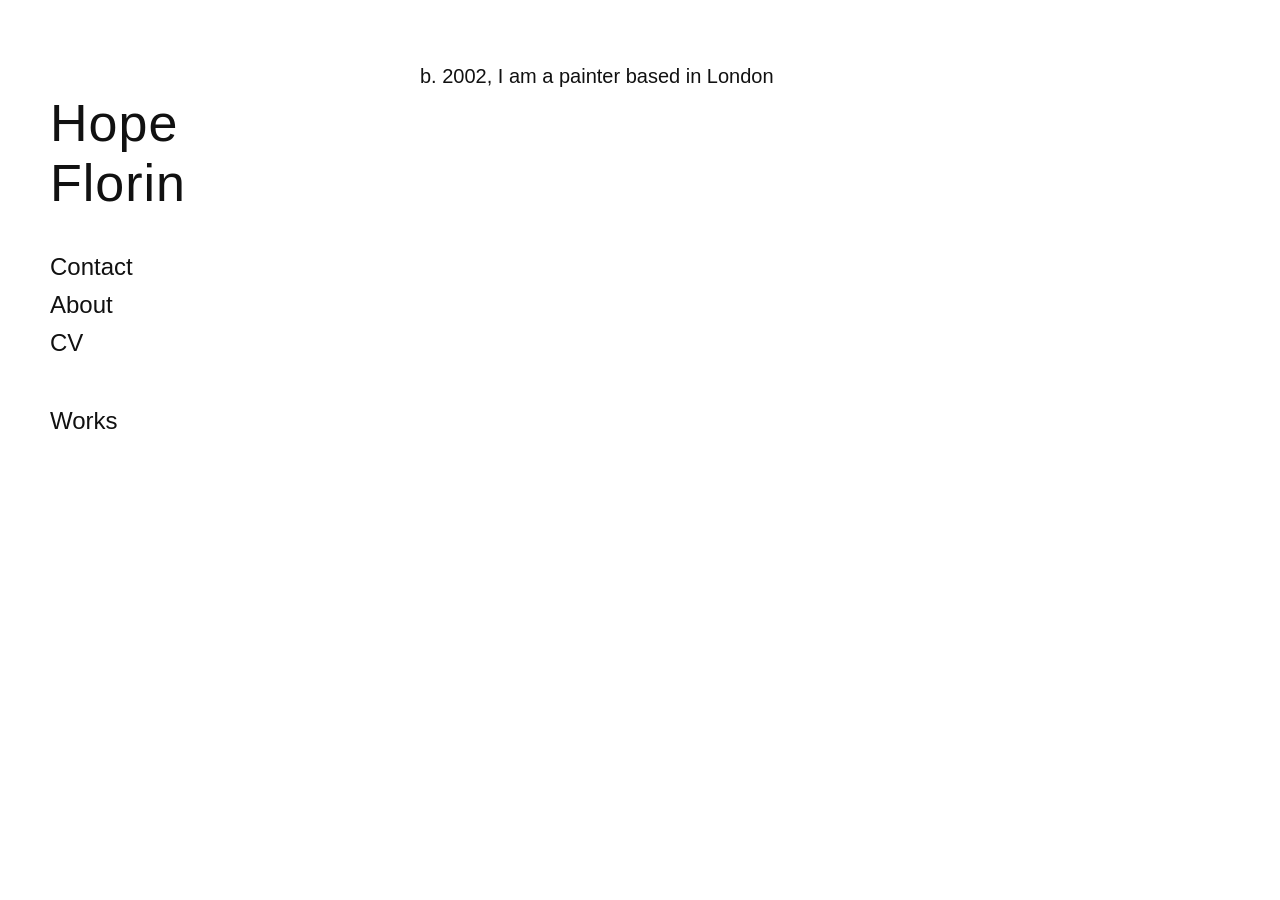
<file: about.html>
<!DOCTYPE html>
<html lang="en">
<head>
    <meta charset="UTF-8">
    <meta name="viewport" content="width=device-width, initial-scale=1.0">
    <title>About — Hope Florin</title>
    <link rel="stylesheet" href="home.css">
</head>

<body>

<div class="container">

    <aside class="sidebar">
        <h1>Hope Florin</h1>

        <nav>
            <a href="contact.html">Contact</a>
            <a href="about.html">About</a>
            <a href="cv.html">CV</a>
        </nav>

        <div class="work-list">
            <p onclick="location.href='works.html'">Works</p>
        </div>
    </aside>

    <main class="content">
        <p>b. 2002, I am a painter based in London</p>

    </main>

    
</div>

</body>
</html>
</file>
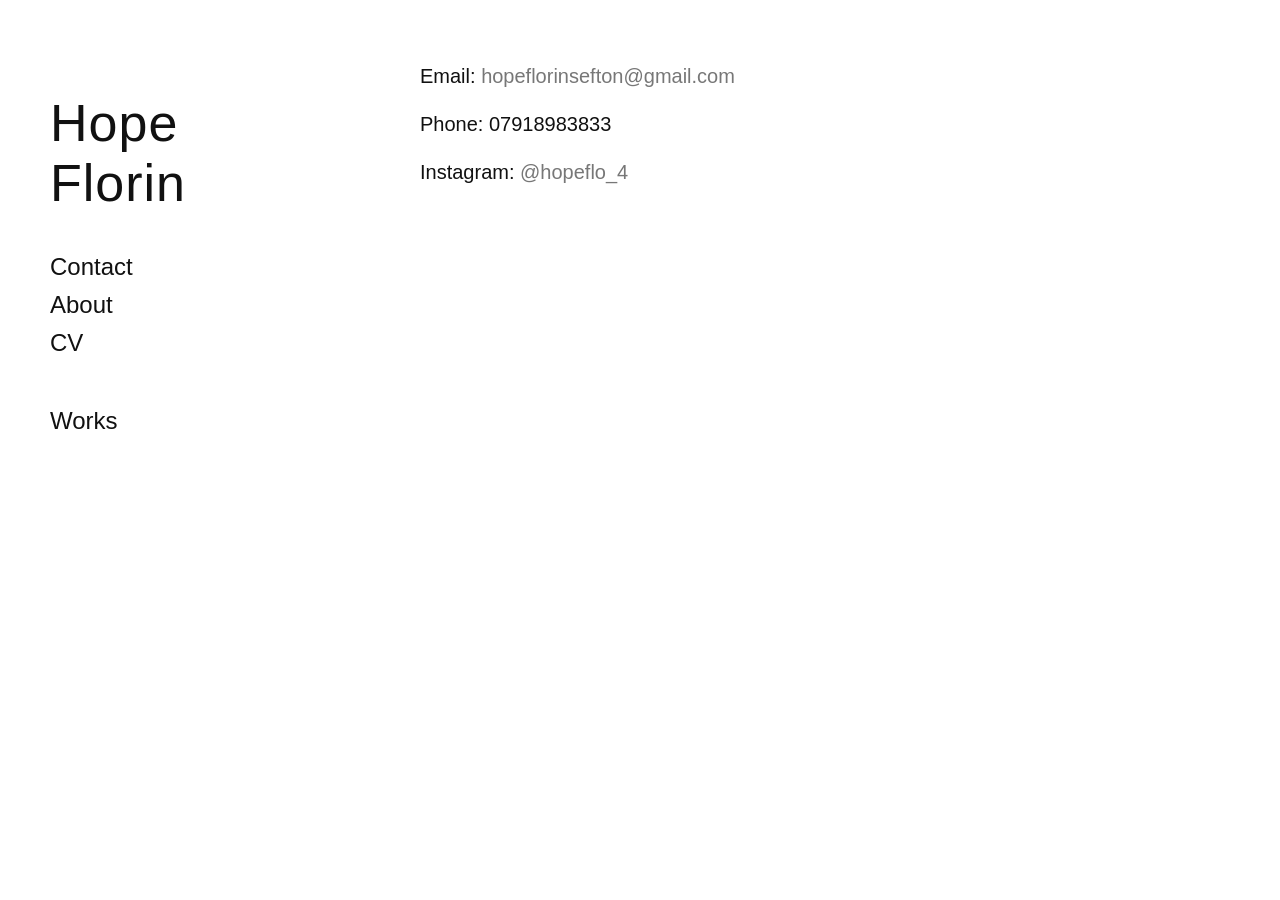
<file: contact.html>
<!DOCTYPE html>
<html lang="en">
<head>
    <meta charset="UTF-8">
    <meta name="viewport" content="width=device-width, initial-scale=1.0">
    <title>Contact — Hope Florin</title>
    <link rel="stylesheet" href="home.css">
</head>

<body>

<div class="container">

    <aside class="sidebar">
        <h1>Hope Florin</h1>

        <nav>
            <a href="contact.html">Contact</a>
            <a href="about.html">About</a>
            <a href="cv.html">CV</a>
        </nav>

        <div class="work-list">
            <p onclick="location.href='works.html'">Works</p>
        </div>
    </aside>

<main class="content">

    <p>Email: <a href="mailto:hopeflorinsefton@gmail.com">hopeflorinsefton@gmail.com</a></p>

    <p>Phone: 07918983833</p>

    <p>
        Instagram:
        <a href="https://www.instagram.com/hopeflo_4/" target="_blank">
            @hopeflo_4
        </a>
    </p>

</main>

</div>

</body>
</html>
</file>
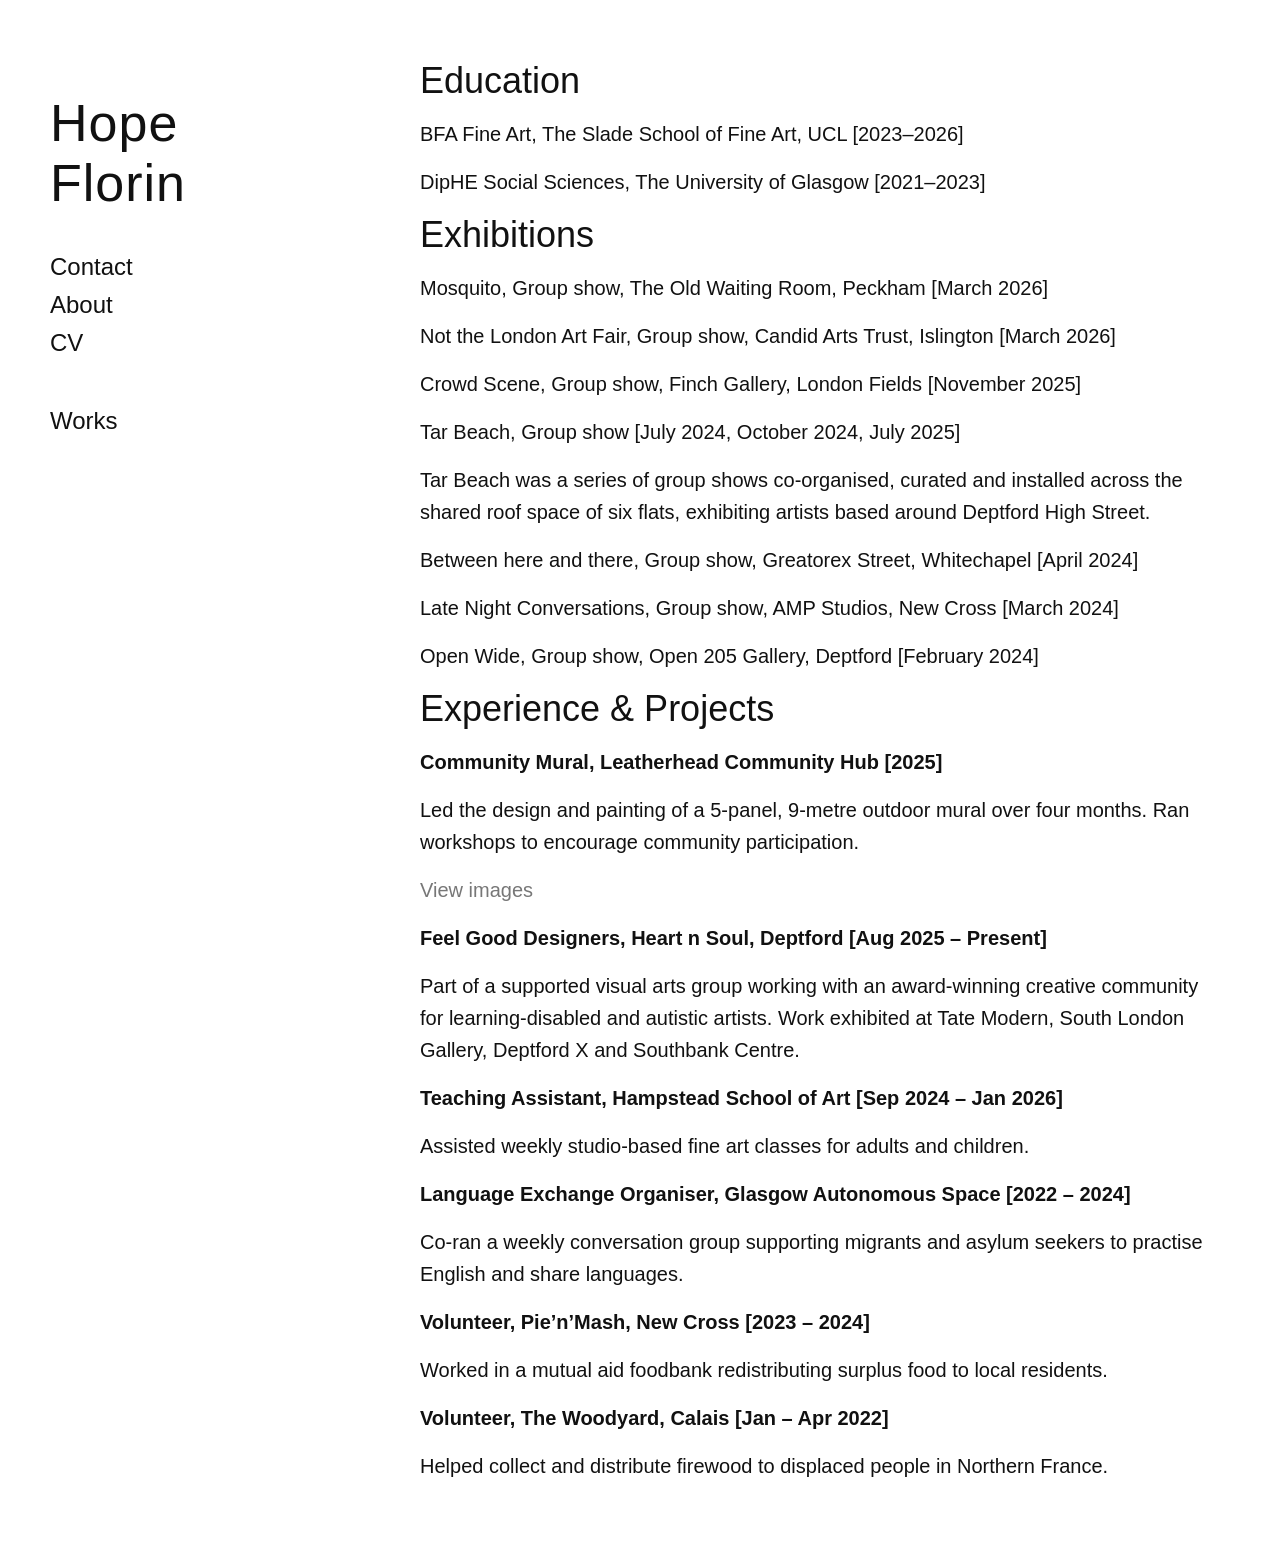
<file: cv.html>
<!DOCTYPE html>
<html lang="en">
<head>
    <meta charset="UTF-8">
    <meta name="viewport" content="width=device-width, initial-scale=1.0">
    <title>CV — Hope Florin</title>
    <link rel="stylesheet" href="home.css">
</head>

<body>

<div class="container">

    <aside class="sidebar">
        <h1>Hope Florin</h1>

        <nav>
            <a href="contact.html">Contact</a>
            <a href="about.html">About</a>
            <a href="cv.html">CV</a>
        </nav>

        <div class="work-list">
            <p onclick="location.href='works.html'">Works</p>
        </div>
    </aside>

    <main class="content">

        <h2>Education</h2>
        <p>BFA Fine Art, The Slade School of Fine Art, UCL [2023–2026]</p>
        <p>DipHE Social Sciences, The University of Glasgow [2021–2023]</p>

        <h2>Exhibitions</h2>
        <p>Mosquito, Group show, The Old Waiting Room, Peckham [March 2026]</p>
        <p>Not the London Art Fair, Group show, Candid Arts Trust, Islington [March 2026]</p>
        <p>Crowd Scene, Group show, Finch Gallery, London Fields [November 2025]</p>
        <p>Tar Beach, Group show [July 2024, October 2024, July 2025]</p>
        <p class="indent">Tar Beach was a series of group shows co-organised, curated and installed across the shared roof space of six flats, exhibiting artists based around Deptford High Street.</p>
        <p>Between here and there, Group show, Greatorex Street, Whitechapel [April 2024]</p>
        <p>Late Night Conversations, Group show, AMP Studios, New Cross [March 2024]</p>
        <p>Open Wide, Group show, Open 205 Gallery, Deptford [February 2024]</p>

        <h2>Experience & Projects</h2>

        <p><strong>Community Mural, Leatherhead Community Hub [2025]</strong></p>
        <p>Led the design and painting of a 5-panel, 9-metre outdoor mural over four months. Ran workshops to encourage community participation.</p>
        <p><a href="https://drive.google.com/drive/folders/1czbsnlCMwlz5fiZPo-iPNBAJY2JLZYsh?usp=sharing" target="_blank">View images</a></p>

        <p><strong>Feel Good Designers, Heart n Soul, Deptford [Aug 2025 – Present]</strong></p>
        <p>Part of a supported visual arts group working with an award-winning creative community for learning-disabled and autistic artists. Work exhibited at Tate Modern, South London Gallery, Deptford X and Southbank Centre.</p>

        <p><strong>Teaching Assistant, Hampstead School of Art [Sep 2024 – Jan 2026]</strong></p>
        <p>Assisted weekly studio-based fine art classes for adults and children.</p>

        <p><strong>Language Exchange Organiser, Glasgow Autonomous Space [2022 – 2024]</strong></p>
        <p>Co-ran a weekly conversation group supporting migrants and asylum seekers to practise English and share languages.</p>

        <p><strong>Volunteer, Pie’n’Mash, New Cross [2023 – 2024]</strong></p>
        <p>Worked in a mutual aid foodbank redistributing surplus food to local residents.</p>

        <p><strong>Volunteer, The Woodyard, Calais [Jan – Apr 2022]</strong></p>
        <p>Helped collect and distribute firewood to displaced people in Northern France.</p>

    </main>

</div>

</body>
</html>
</file>
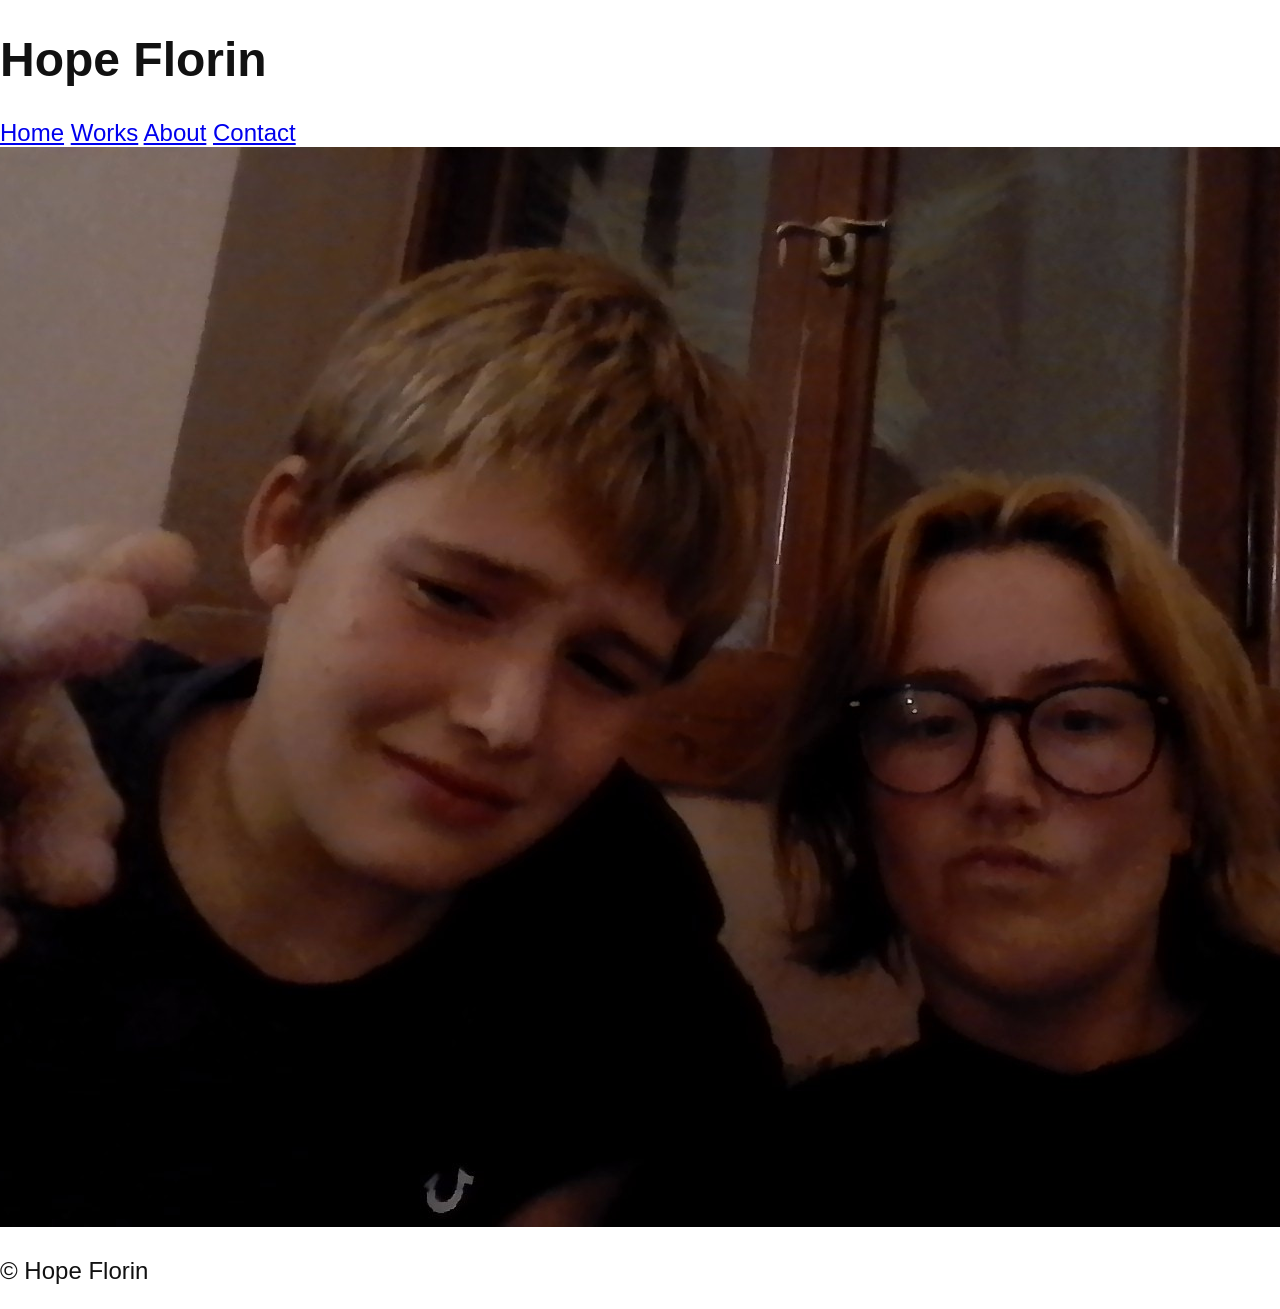
<file: home.html>
<!DOCTYPE html>
<html lang="en">
<head>
    <meta charset="UTF-8">
    <meta name="viewport" content="width=device-width, initial-scale=1.0">
    <title>Hope Florin</title>

    <link rel="stylesheet" href="home.css">
</head>

<body>

    <header>
        <h1>Hope Florin</h1>
        <nav>
            <a href="#">Home</a>
            <a href="#">Works</a>
            <a href="#">About</a>
            <a href="#">Contact</a>
        </nav>
    </header>

    <main>
        <img src="fig1.png" alt="Artwork by Hope Florin" class="placeholder-image">
    </main>

    <footer>
        <p>© Hope Florin</p>
    </footer>

</body>
</html>
</file>
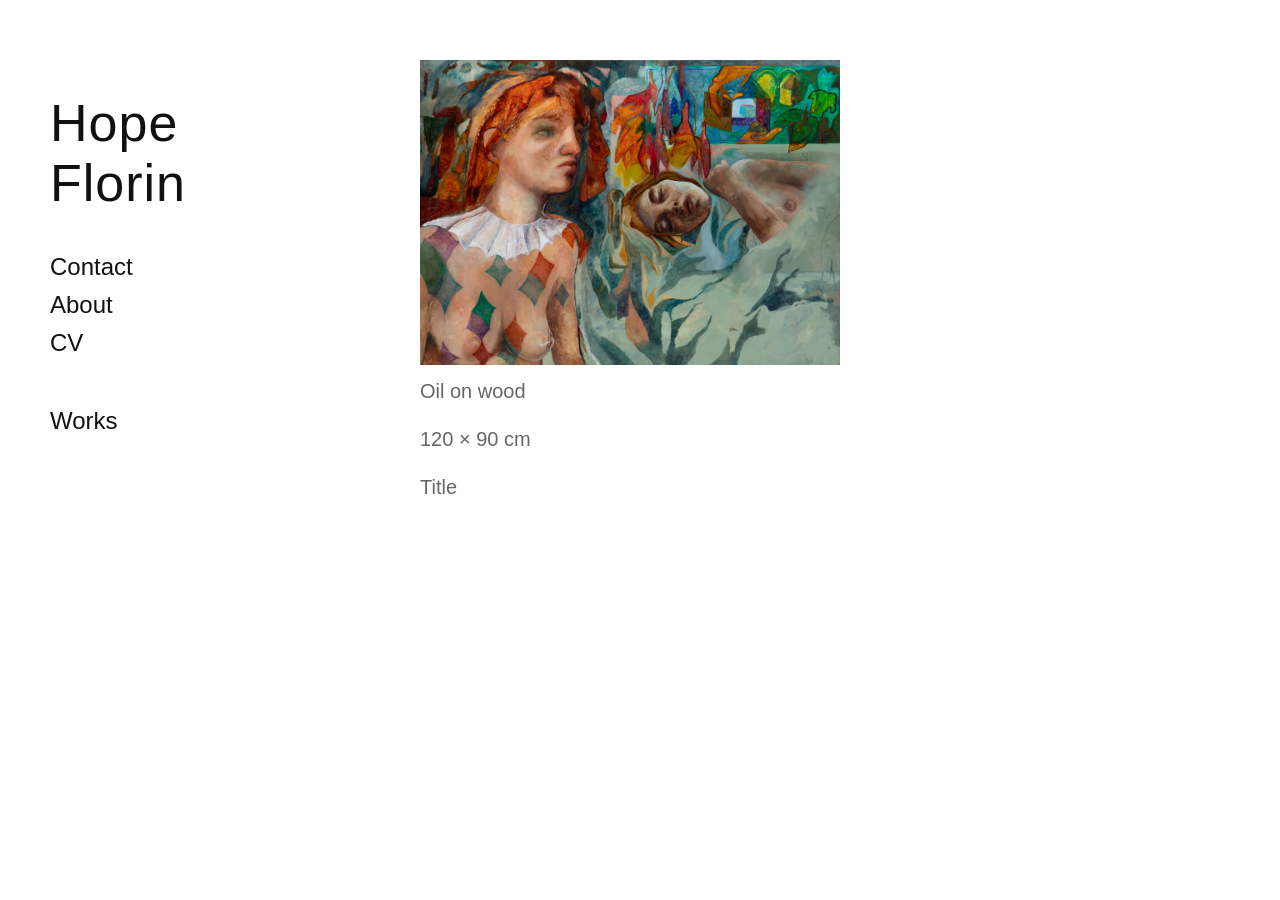
<file: work2.html>
<!DOCTYPE html>
<html lang="en">
<head>
    <meta charset="UTF-8">
    <meta name="viewport" content="width=device-width, initial-scale=1.0">
    <title>Work Two — Hope Florin</title>
    <link rel="stylesheet" href="home.css">
</head>

    
<body>

<div class="container">

    <aside class="sidebar">
        <h1>Hope Florin</h1>

        <nav>
            <a href="contact.html">Contact</a>
            <a href="about.html">About</a>
            <a href="cv.html">CV</a>
        </nav>

        <div class="work-list">
            <p onclick="location.href='works.html'">Works</p>
        </div>
    </aside>

    <main class="content">

        <div class="image-wrapper">
            <img src="fig2.JPG">
        </div>

        <div class="work-description">
            <p>Oil on wood</p>
            <p>120 × 90 cm</p>
            <p>Title</p>
        </div>

    </main>

    
</div>

</body>
</html>
</file>
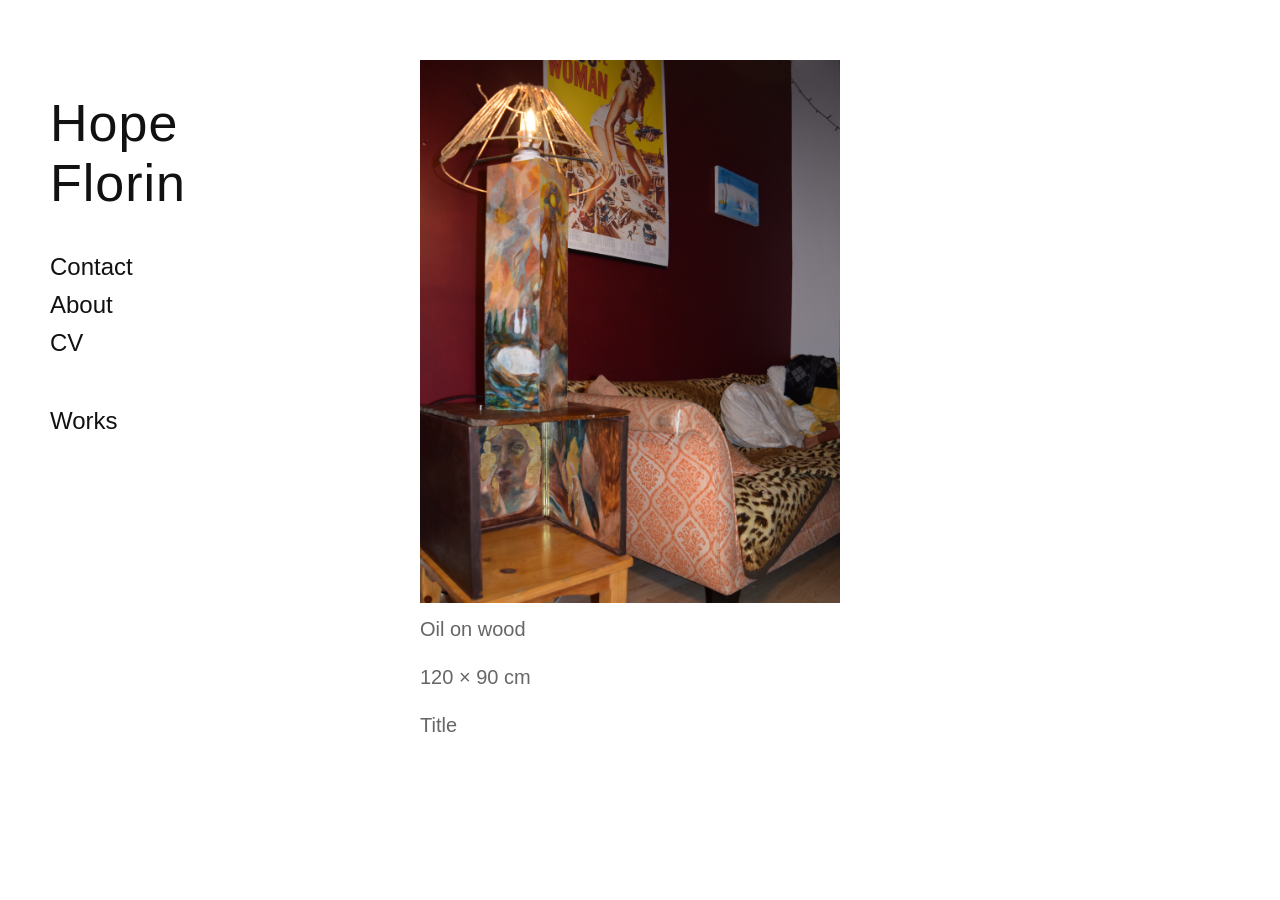
<file: work6.html>
<!DOCTYPE html>
<html lang="en">
<head>
    <meta charset="UTF-8">
    <meta name="viewport" content="width=device-width, initial-scale=1.0">
    <title>Work Six — Hope Florin</title>
    <link rel="stylesheet" href="home.css">
</head>

<body>

    
<div class="container">

    <aside class="sidebar">
        <h1>Hope Florin</h1>

        <nav>
            <a href="contact.html">Contact</a>
            <a href="about.html">About</a>
            <a href="cv.html">CV</a>
        </nav>

        <div class="work-list">
            <p onclick="location.href='works.html'">Works</p>
        </div>
    </aside>

    <main class="content">

        <div class="image-wrapper">
            <img src="fig6.JPG">
        </div>

        <div class="work-description">
            <p>Oil on wood</p>
            <p>120 × 90 cm</p>
            <p>Title</p>
        </div>

    </main>

</div>

</body>
</html>
</file>
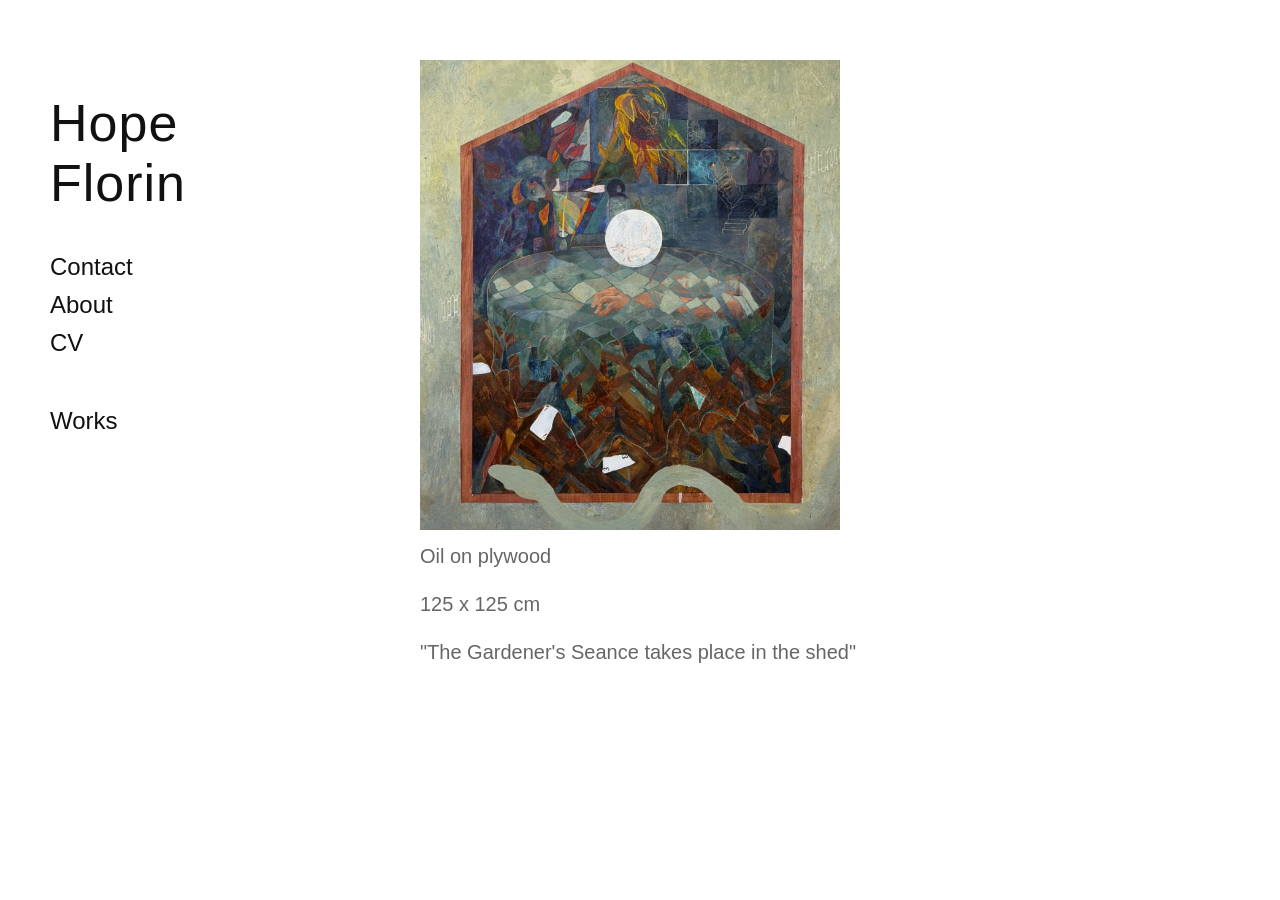
<file: work7.html>
<!DOCTYPE html>
<html lang="en">
<head>
    <meta charset="UTF-8">
    <meta name="viewport" content="width=device-width, initial-scale=1.0">
    <title>Work Seven — Hope Florin</title>
    <link rel="stylesheet" href="home.css">
</head>

<body>

    
<div class="container">

    <aside class="sidebar">
        <h1>Hope Florin</h1>

        <nav>
            <a href="contact.html">Contact</a>
            <a href="about.html">About</a>
            <a href="cv.html">CV</a>
        </nav>

        <div class="work-list">
            <p onclick="location.href='works.html'">Works</p>
        </div>
    </aside>

    <main class="content">

        <div class="image-wrapper">
            <img src="fig9.jpg">
        </div>

        <div class="work-description">
            <p>Oil on plywood</p>
            <p>125 x 125 cm</p>
            <p>"The Gardener's Seance takes place in the shed"</p>
        </div>

    </main>

</div>

</body>
</html>
</file>
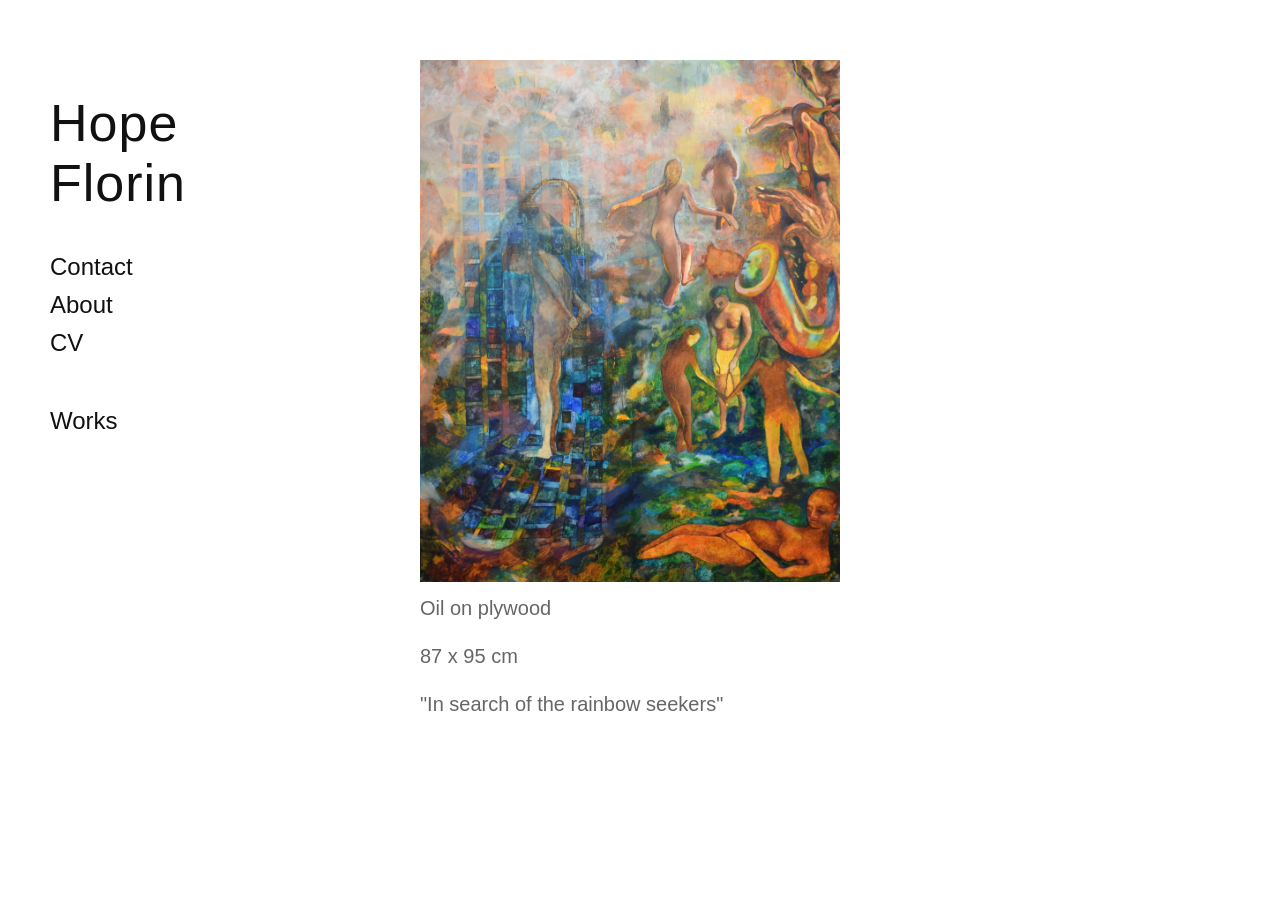
<file: work8.html>
<!DOCTYPE html>
<html lang="en">
<head>
    <meta charset="UTF-8">
    <meta name="viewport" content="width=device-width, initial-scale=1.0">
    <title>Work Eight — Hope Florin</title>
    <link rel="stylesheet" href="home.css">
</head>

<body>

<div class="container">

    <aside class="sidebar">
        <h1>Hope Florin</h1>

        <nav>
            <a href="contact.html">Contact</a>
            <a href="about.html">About</a>
            <a href="cv.html">CV</a>
        </nav>

        <div class="work-list">
            <p onclick="location.href='works.html'">Works</p>
        </div>
    </aside>

    <main class="content">

        <div class="image-wrapper">
            <img src="fig8.jpg">
        </div>

        <div class="work-description">
            <p>Oil on plywood</p>
            <p>87 x 95 cm</p>
            <p>"In search of the rainbow seekers"</p>
        </div>

    </main>

</div>

</body>
</html>
</file>
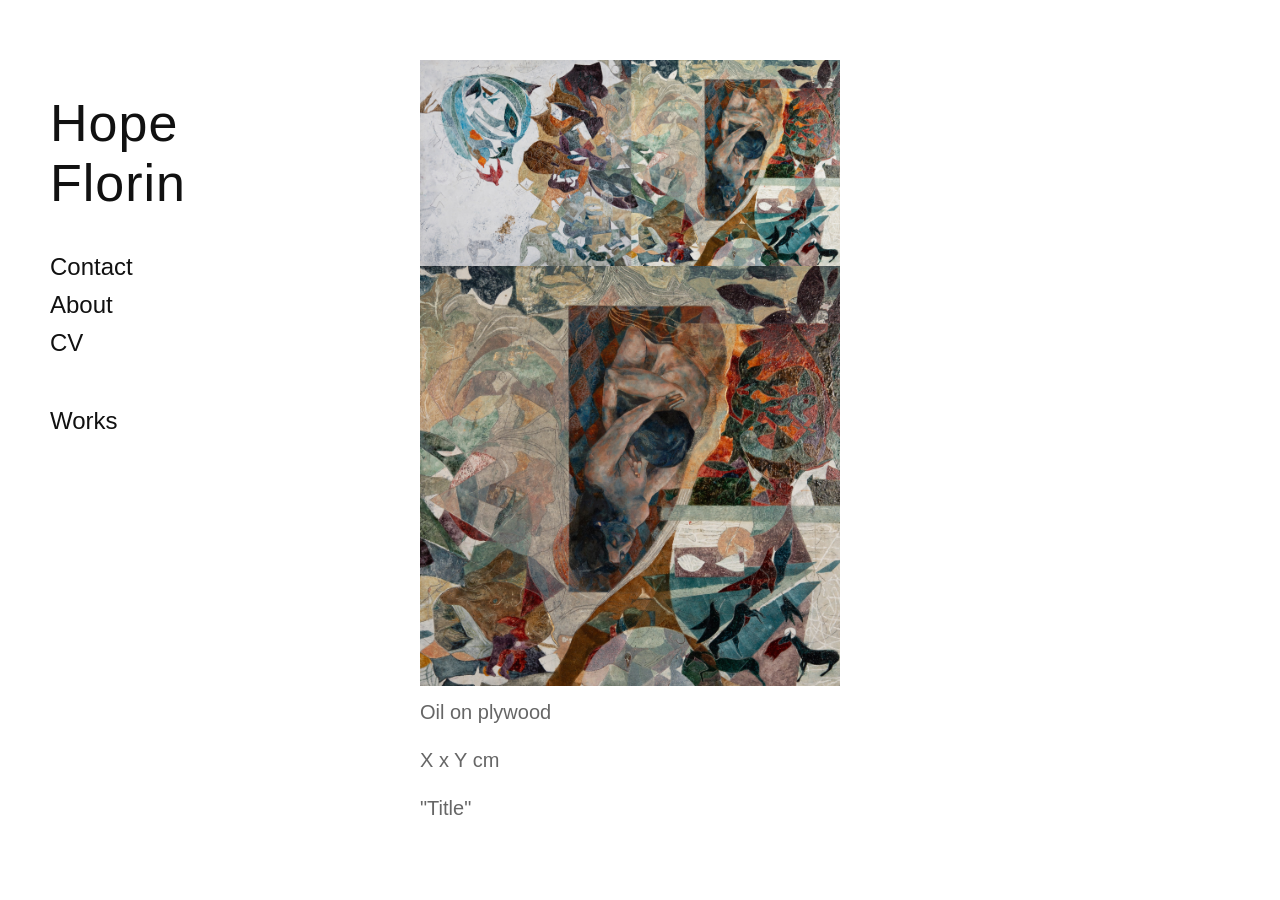
<file: work9.html>
<!DOCTYPE html>
<html lang="en">
<head>
    <meta charset="UTF-8">
    <meta name="viewport" content="width=device-width, initial-scale=1.0">
    <title>Work Nine — Hope Florin</title>
    <link rel="stylesheet" href="home.css">
</head>

<body>

<div class="container">

    <aside class="sidebar">
        <h1>Hope Florin</h1>

        <nav>
            <a href="contact.html">Contact</a>
            <a href="about.html">About</a>
            <a href="cv.html">CV</a>
        </nav>

        <div class="work-list">
            <p onclick="location.href='works.html'">Works</p>
        </div>
    </aside>

    <main class="content">

        <div class="image-wrapper">
            <img src="fig10.JPEG">
        </div>

        <div class="image-wrapper">
            <img src="fig10.1.JPEG">
        </div>

        <div class="work-description">
            <p>Oil on plywood</p>
            <p>X x Y cm</p>
            <p>"Title"</p>
        </div>

    </main>

</div>

</body>
</html>
</file>
<file: home.css>
body {
    margin: 0;
    font-family: Arial, Helvetica, sans-serif;
    font-size: 24px;
    color: #111;
    background: #fff;
}

/* =========================
   MAIN LAYOUT
========================= */
.container {
    display: flex;
}

/* LEFT SIDEBAR */
.sidebar {
    width: 360px;
    height: 100vh;
    position: fixed;
    padding: 50px;
    box-sizing: border-box;
    overflow-y: auto;
    scrollbar-width: none;        /* Firefox */
    -ms-overflow-style: none;     /* IE/Edge */
}

.sidebar::-webkit-scrollbar {
    display: none;                /* Chrome/Safari */
}

.sidebar h1 {
    font-size: 52px;
    font-weight: 500;
    font-family: "Helvetica Neue", Helvetica, Arial, sans-serif;
    margin-bottom: 40px;
    letter-spacing: 1px;
}

/* NAV */
.sidebar nav a {
    display: block;
    margin-bottom: 10px;
    text-decoration: none;
    color: #111;
    font-size: 24px;
}

/* WORK LIST */
.work-list {
    margin-top: 50px;
}

.work {
    cursor: pointer;
    margin-bottom: 12px;
    font-size: 24px;
    opacity: 0.6;
    transition: opacity 0.2s ease;
    user-select: none;
}

.work-description {
    margin-top: 10px;
    font-size: 14px;
    color: #666;
}

.work:hover {
    opacity: 1;
}

.work.active {
    opacity: 1;
    text-decoration: underline;
}

.image-wrapper {
    max-width: 70%;
}

.image-wrapper img {
    width: 100%;
    height: auto;
    display: block;
}

.image-wrapper.portrait {
    max-width: 40%;
}

.work-list a {
    display: block;
    margin-bottom: 12px;
    text-decoration: none;
    color: #111;
    font-size: 24px;
    opacity: 0.6;
}

.work-list a:hover {
    opacity: 1;
}

/* =========================
   RIGHT CONTENT AREA
========================= */
.content {
    margin-left: 360px;
    padding: 60px;
    box-sizing: border-box;
    width: 100%;
}

.content img {
    max-width: 75%;
    height: auto;
    display: block;
}

/* =========================
   TYPOGRAPHY
========================= */
.content p {
    margin: 0 0 16px 0;
    line-height: 1.6;
    font-size: 20px;
}

.content h1,
.content h2,
.content h3 {
    margin: 0 0 16px 0;
    font-weight: normal;
}

.content a {
    color: #777;
    text-decoration: none;
    transition: color 0.2s ease;
}

.content a:hover {
    color: #111;
}

/* =========================
   GALLERY
========================= */
.gallery {
    display: flex;
    flex-direction: column;
    gap: 5px;
}

.gallery-item {
    text-decoration: none;
    color: #111;
}

.gallery-item img {
    max-width: 90%;
    height: auto;
}

.gallery-item.portrait img {
    max-width: 60%;
}

.caption {
    margin-top: 8px;
    font-size: 14px;
}

/* =========================
   MOBILE
========================= */
@media (max-width: 768px) {

    .sidebar {
        position: relative;
        width: 100%;
        height: auto;
        padding: 10px 10px 10px;
        overflow: visible;
    }

    .content {
        margin-left: 0;
        width: 100%;
        padding: 10px 10px;
    }
    
    .sidebar nav {
        display: flex;
        gap: 10px;
        flex-wrap: wrap;
    }

    .work-list {
        display: flex;
        flex-wrap: wrap;
        gap: 5px 5px;
    }

    body {
    font-size: 16px;
}

.sidebar h1 {
    font-size: 28px;
    margin-bottom: 12px;
}

.sidebar nav a,
.work-list a {
    font-size: 14px;
}

.content p {
    font-size: 16px;
}
.content img {
    max-width: 100%;
}
.gallery-item img,
.gallery-item.portrait img {
    width: 100%;
    max-width: 100%;
}
.gallery {
    gap: 5px;
}
    

}
</file>
